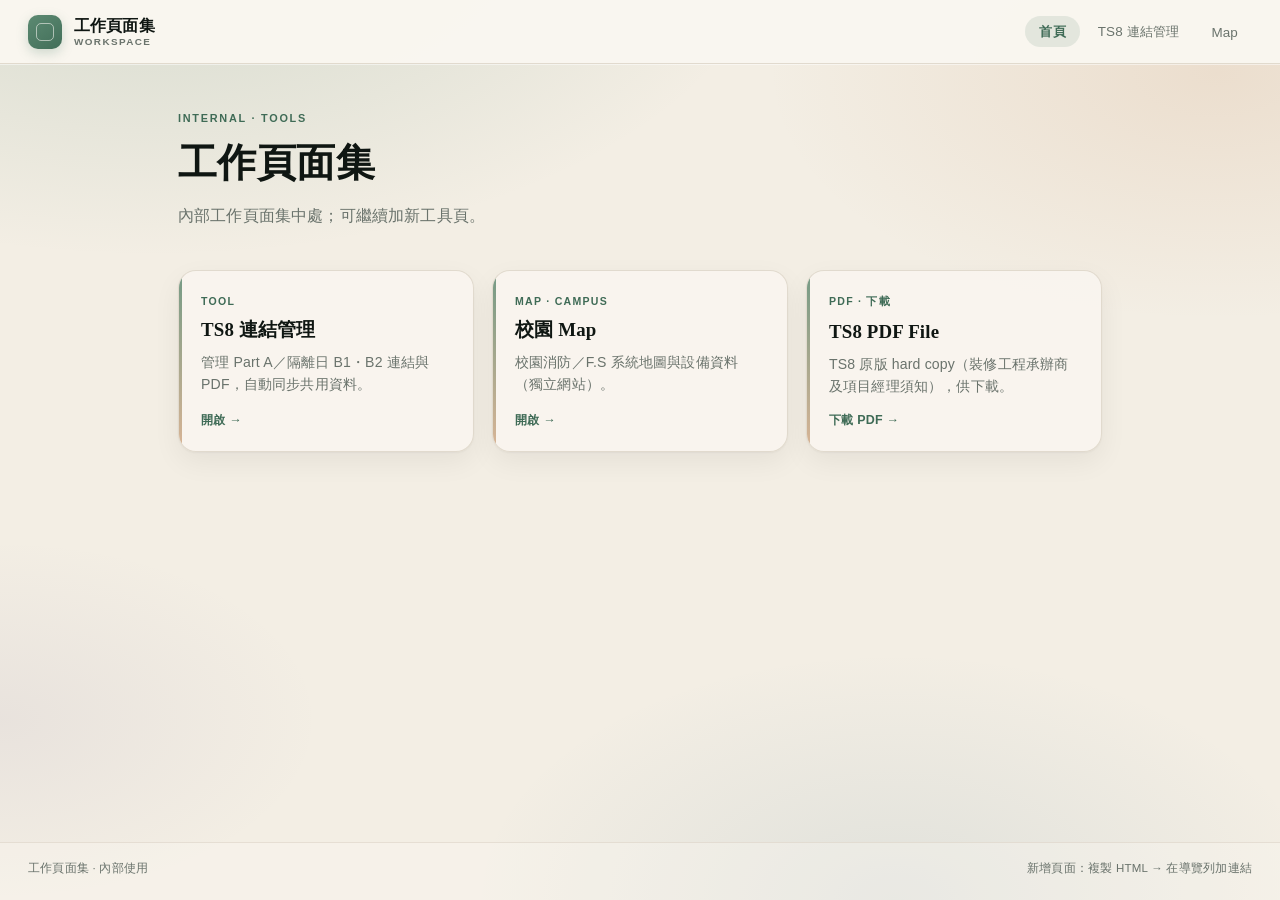
<file: index.html>
<!DOCTYPE html>
<html lang="zh-Hant">
<head>
<meta charset="UTF-8">
<meta name="viewport" content="width=device-width, initial-scale=1.0">
<meta http-equiv="Cache-Control" content="no-cache">
<title>工作頁面集 · Workspace</title>
<link rel="stylesheet" href="./css/site.css?v=20261123perf1">
</head>
<body class="site-body">
<header class="site-nav" id="siteNav">
  <a class="site-brand" href="./">
    <span class="site-brand-mark" aria-hidden="true"></span>
    <span class="site-brand-text">
      <span class="site-brand-name">工作頁面集</span>
      <span class="site-brand-sub">Workspace</span>
    </span>
  </a>
  <button class="site-nav-toggle" type="button" id="navToggle" aria-label="開啟選單" aria-expanded="false">
    <span></span><span></span><span></span>
  </button>
  <ul class="site-nav-links">
    <li><a href="./" class="is-active" aria-current="page">首頁</a></li>
    <li><a href="./ts8.html">TS8 連結管理</a></li>
    <li><a href="https://hiulungchu-art.github.io/map/" target="_blank" rel="noopener">Map</a></li>
  </ul>
</header>

<main class="landing">
  <div class="landing-hero">
    <div class="landing-eyebrow">Internal · Tools</div>
    <h1>工作頁面集</h1>
    <p>內部工作頁面集中處；可繼續加新工具頁。</p>
  </div>

  <div class="page-grid">
    <a class="page-card" href="./ts8.html">
      <div class="page-card-kicker">Tool</div>
      <h2>TS8 連結管理</h2>
      <p>管理 Part A／隔離日 B1・B2 連結與 PDF，自動同步共用資料。</p>
      <span class="page-card-cta">開啟 →</span>
    </a>

    <a class="page-card" href="https://hiulungchu-art.github.io/map/" target="_blank" rel="noopener">
      <div class="page-card-kicker">Map · Campus</div>
      <h2>校園 Map</h2>
      <p>校園消防／F.S 系統地圖與設備資料（獨立網站）。</p>
      <span class="page-card-cta">開啟 →</span>
    </a>
    <a class="page-card" href="./downloads/TS8-PDF-File.pdf" target="_blank" rel="noopener">
      <div class="page-card-kicker">PDF · 下載</div>
      <h2>TS8 PDF File</h2>
      <p>TS8 原版 hard copy（裝修工程承辦商及項目經理須知），供下載。</p>
      <span class="page-card-cta">下載 PDF →</span>
    </a>
  </div>
</main>

<footer class="site-footer">
  <span>工作頁面集 · 內部使用</span>
  <span>新增頁面：複製 HTML → 在導覽列加連結</span>
</footer>

<script>
(function(){
  var nav=document.getElementById('siteNav');
  var btn=document.getElementById('navToggle');
  if(!nav||!btn) return;
  btn.addEventListener('click', function(){
    var open=nav.classList.toggle('is-open');
    btn.setAttribute('aria-expanded', open?'true':'false');
  });
})();
</script>
  <script src="./config.js"></script>
  <script src="./js/t.js?v=20261123sync1"></script>
</body>
</html>
</file>
<file: css/site.css>
/* Shared site chrome — soft editorial garden aesthetic */
:root {
  --ink: #0F1612;
  --ink-2: #1A2420;
  --ink-soft: #24302A;
  --cream: #F3EEE4;
  --cream-2: #EAE3D6;
  --paper: #FAF7F1;
  --paper-glass: rgba(250,247,241,.78);
  --line: #DDD5C8;
  --line-soft: #E8E1D4;
  --text: #1E2622;
  --mute: #6A736C;
  --mute-2: #8A938C;
  --white: #FFFcf7;
  --accent: #5C8A72;
  --accent-d: #3F6B56;
  --accent-l: #E7F1EB;
  --accent-soft: rgba(92,138,114,.14);
  --accent-glow: rgba(92,138,114,.28);
  --warm: #C48A5A;
  --warm-l: #F8EFE6;
  --ok: #2F7A55;
  --okb: #E6F4EC;
  --warn: #9A6B2F;
  --warnb: #F8F0E4;
  --info: #3A6E8C;
  --infob: #E8F1F6;
  --pur: #6B5B8A;
  --purb: #F0ECF6;
  --danger: #A33B3B;
  --shadow: 0 1px 2px rgba(15,22,18,.04), 0 10px 28px rgba(15,22,18,.06);
  --shadow-lg: 0 6px 16px rgba(15,22,18,.07), 0 20px 48px rgba(15,22,18,.1);
  --shadow-hover: 0 10px 28px rgba(15,22,18,.1), 0 2px 8px rgba(92,138,114,.12);
  --radius: 18px;
  --radius-sm: 12px;
  --font-display: "Songti TC", "PingFang TC", "Hiragino Mincho ProN", "Noto Serif TC", "Noto Serif", serif;
  --font-body: "PingFang TC", "Hiragino Sans CNS", "Noto Sans TC", -apple-system, BlinkMacSystemFont, "Segoe UI", sans-serif;
  --font-ui: "PingFang TC", "Hiragino Sans CNS", "Noto Sans TC", -apple-system, BlinkMacSystemFont, "Segoe UI", sans-serif;
  --nav-h: 64px;
}

*{box-sizing:border-box;margin:0;padding:0}
html{-webkit-font-smoothing:antialiased;-moz-osx-font-smoothing:grayscale}
body.site-body{
  font-family:var(--font-body);
  color:var(--text);
  min-height:100vh;
  letter-spacing:.01em;
  background-color:var(--cream);
  /* Gradients only. An SVG feTurbulence noise tile has no intrinsic size, so the
     browser rasterizes fractal noise across the whole document and again whenever
     height changes (expand a day, filter the list, switch projects). */
  background-image:
    radial-gradient(ellipse 90% 70% at 12% -10%, rgba(92,138,114,.22), transparent 55%),
    radial-gradient(ellipse 70% 55% at 95% 8%, rgba(196,138,90,.16), transparent 50%),
    radial-gradient(ellipse 60% 50% at 70% 100%, rgba(58,110,140,.1), transparent 55%),
    radial-gradient(ellipse 50% 40% at 0% 80%, rgba(107,91,138,.08), transparent 50%);
  background-attachment: scroll;
  display:flex;
  flex-direction:column;
}

/* —— Site nav —— */
.site-nav{
  position:sticky;
  top:0;
  z-index:40;
  height:var(--nav-h);
  display:flex;
  align-items:center;
  justify-content:space-between;
  gap:16px;
  padding:0 28px;
  background:rgba(250,247,241,.96);
  border-bottom:1px solid rgba(221,213,200,.85);
  box-shadow:0 1px 0 rgba(255,255,255,.5);
}
.site-brand{
  display:flex;
  align-items:center;
  gap:12px;
  text-decoration:none;
  color:var(--ink);
  min-width:0;
}
.site-brand-mark{
  width:34px;height:34px;
  border-radius:10px;
  background:
    linear-gradient(145deg, rgba(92,138,114,.95), rgba(63,107,86,.9)),
    var(--accent);
  box-shadow:0 4px 12px rgba(92,138,114,.28);
  flex-shrink:0;
  position:relative;
}
.site-brand-mark::after{
  content:"";
  position:absolute;
  inset:8px;
  border-radius:5px;
  border:1.5px solid rgba(255,252,247,.55);
}
.site-brand-text{
  display:flex;
  flex-direction:column;
  gap:1px;
  min-width:0;
}
.site-brand-name{
  font-family:var(--font-display);
  font-size:1.02rem;
  font-weight:600;
  letter-spacing:.01em;
  line-height:1.2;
  white-space:nowrap;
}
.site-brand-sub{
  font-family:var(--font-ui);
  font-size:.62rem;
  font-weight:600;
  letter-spacing:.14em;
  text-transform:uppercase;
  color:var(--mute);
}

.site-nav-links{
  display:flex;
  align-items:center;
  gap:4px;
  list-style:none;
}
.site-nav-links a{
  font-family:var(--font-ui);
  font-size:.84rem;
  font-weight:500;
  color:var(--mute);
  text-decoration:none;
  padding:8px 14px;
  border-radius:999px;
  transition:color .15s, background .15s;
  white-space:nowrap;
}
.site-nav-links a:hover{
  color:var(--ink);
  background:rgba(92,138,114,.1);
}
.site-nav-links a.is-active{
  color:var(--accent-d);
  background:var(--accent-soft);
  font-weight:600;
}

.site-nav-toggle{
  display:none;
  border:1px solid var(--line);
  background:var(--paper);
  border-radius:10px;
  width:40px;height:40px;
  cursor:pointer;
  align-items:center;
  justify-content:center;
  flex-direction:column;
  gap:5px;
  padding:0;
}
.site-nav-toggle span{
  display:block;
  width:16px;height:1.5px;
  background:var(--ink);
  border-radius:1px;
}

@media(max-width:720px){
  .site-nav{padding:0 16px}
  .site-nav-toggle{display:flex}
  .site-nav-links{
    display:none;
    position:absolute;
    top:var(--nav-h);
    left:0;right:0;
    flex-direction:column;
    align-items:stretch;
    gap:2px;
    padding:10px 12px 14px;
    background:rgba(250,247,241,.98);
    border-bottom:1px solid var(--line);
    box-shadow:var(--shadow);
  }
  .site-nav.is-open .site-nav-links{display:flex}
  .site-nav-links a{padding:12px 14px;border-radius:12px}
}

/* —— Site footer —— */
.site-footer{
  margin-top:auto;
  padding:18px 28px 24px;
  font-family:var(--font-ui);
  font-size:.72rem;
  color:var(--mute);
  letter-spacing:.02em;
  border-top:1px solid rgba(221,213,200,.65);
  background:rgba(250,247,241,.35);
  display:flex;
  justify-content:space-between;
  gap:12px;
  flex-wrap:wrap;
}
.site-footer a{color:var(--accent-d);text-decoration:none}
.site-footer a:hover{text-decoration:underline}

/* —— Landing —— */
.landing{
  flex:1;
  width:100%;
  max-width:980px;
  margin:0 auto;
  padding:48px 28px 64px;
}
.landing-hero{
  margin-bottom:40px;
  max-width:640px;
}
.landing-eyebrow{
  font-family:var(--font-ui);
  font-size:.68rem;
  font-weight:600;
  letter-spacing:.16em;
  text-transform:uppercase;
  color:var(--accent-d);
  margin-bottom:14px;
}
.landing-hero h1{
  font-family:var(--font-display);
  font-size:clamp(1.85rem, 3.5vw, 2.45rem);
  font-weight:600;
  color:var(--ink);
  line-height:1.28;
  letter-spacing:.01em;
  margin-bottom:14px;
}
.landing-hero p{
  font-size:1.02rem;
  color:var(--mute);
  line-height:1.7;
  font-weight:400;
}

.page-grid{
  display:grid;
  grid-template-columns:repeat(auto-fill, minmax(260px, 1fr));
  gap:18px;
}
.page-card{
  display:flex;
  flex-direction:column;
  gap:10px;
  padding:24px 22px 22px;
  background:var(--paper-glass);
  border:1px solid rgba(221,213,200,.85);
  border-radius:var(--radius);
  box-shadow:var(--shadow);
  text-decoration:none;
  color:inherit;
  transition:border-color .15s, background .15s;
  min-height:168px;
  position:relative;
  overflow:hidden;
}
.page-card::before{
  content:"";
  position:absolute;
  left:0;top:0;bottom:0;
  width:3px;
  background:linear-gradient(180deg, var(--accent), rgba(196,138,90,.7));
  opacity:.85;
}
@media (hover: hover) and (pointer: fine){
  .page-card:hover{
    border-color:rgba(92,138,114,.35);
    background:var(--paper);
  }
}
.page-card.is-placeholder{
  opacity:.62;
  pointer-events:none;
  cursor:default;
}
.page-card.is-placeholder::before{
  background:var(--line);
  opacity:1;
}
.page-card-kicker{
  font-family:var(--font-ui);
  font-size:.66rem;
  font-weight:600;
  letter-spacing:.12em;
  text-transform:uppercase;
  color:var(--accent-d);
}
.page-card.is-placeholder .page-card-kicker{color:var(--mute-2)}
.page-card h2{
  font-family:var(--font-display);
  font-size:1.18rem;
  font-weight:600;
  color:var(--ink);
  line-height:1.35;
}
.page-card p{
  font-size:.88rem;
  color:var(--mute);
  line-height:1.55;
  flex:1;
}
.page-card-cta{
  font-family:var(--font-ui);
  font-size:.78rem;
  font-weight:600;
  color:var(--accent-d);
  letter-spacing:.02em;
  margin-top:4px;
}
.page-card.is-placeholder .page-card-cta{color:var(--mute-2);font-weight:500}


.page-grid-single{
  grid-template-columns:1fr;
  max-width:720px;
}
.page-card-hero{
  min-height:220px;
  padding:32px 28px 28px;
}
.page-card-hero h2{font-size:clamp(1.35rem,2.4vw,1.7rem)}
.page-card-hero p{font-size:.95rem;max-width:36rem}

@media(max-width:720px){
  .landing{padding:32px 16px 48px}
  .site-footer{padding:16px}
}

/* App pages under site chrome */
body.has-site-chrome .app{
  min-height:calc(100vh - var(--nav-h));
}
body.has-site-chrome .main{
  min-height:calc(100vh - var(--nav-h));
}
</file>
